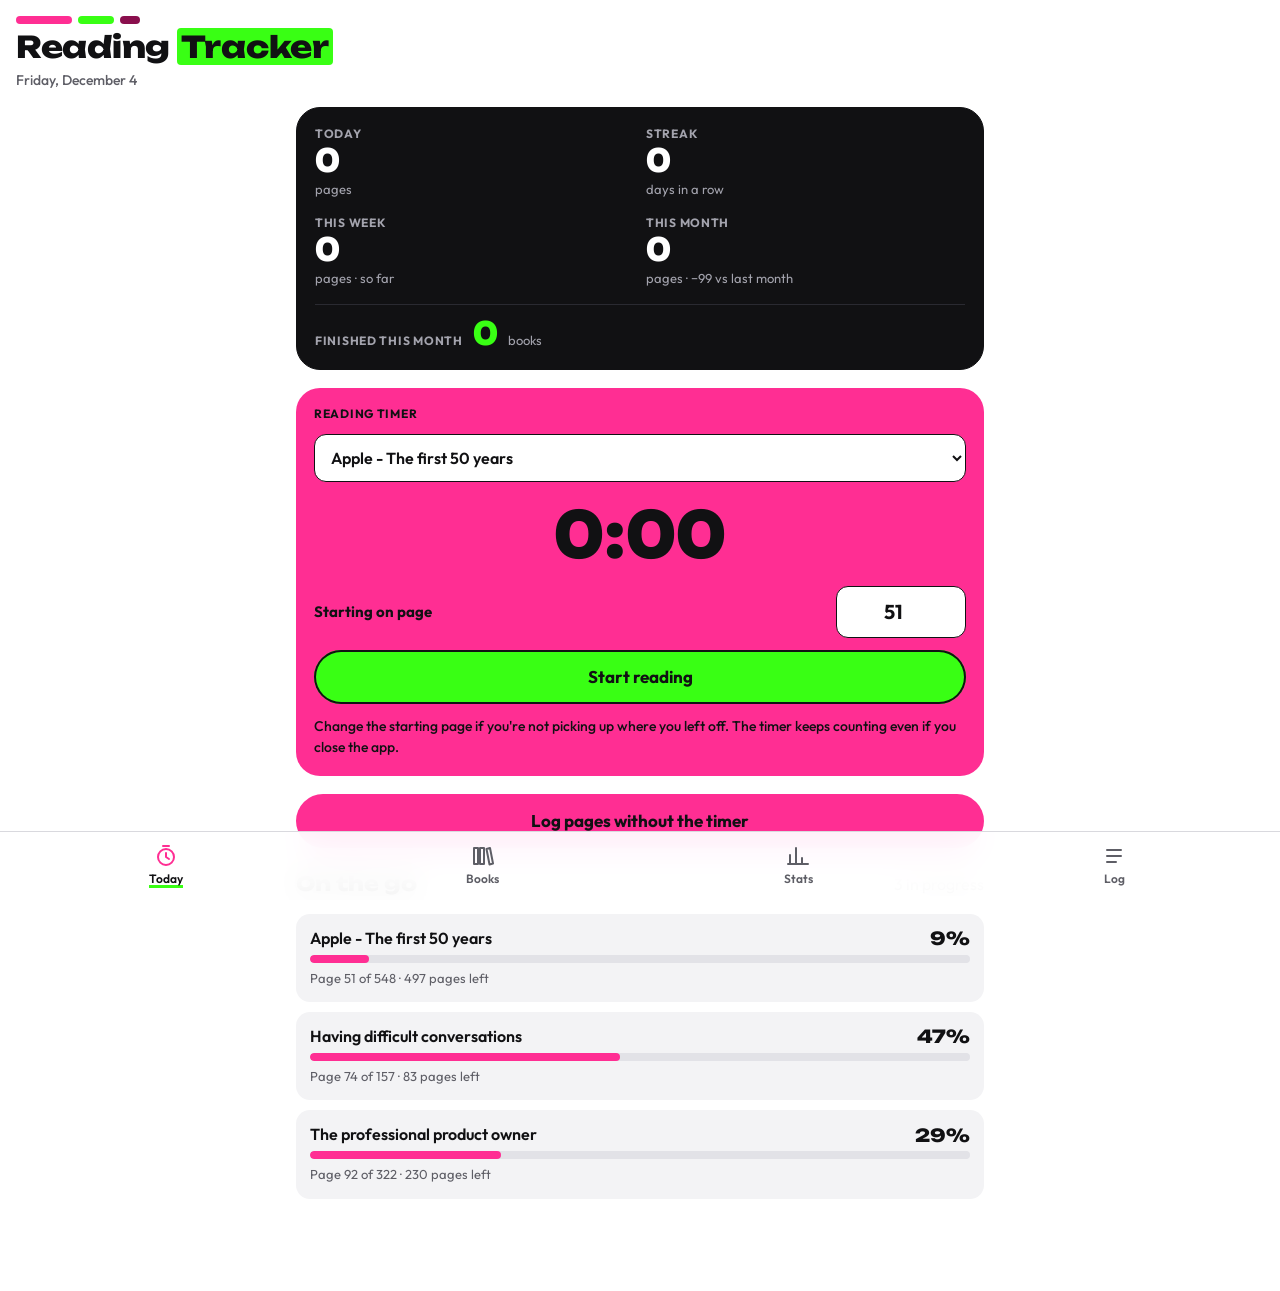
<file: index.html>
<!doctype html>
<html lang="en">
<head>
<meta charset="utf-8">
<meta name="viewport" content="width=device-width,initial-scale=1,viewport-fit=cover">
<title>Reading Tracker</title>
<meta name="description" content="Track the books you're reading, time your sessions and see your progress.">
<meta name="theme-color" content="#FF2E93">
<meta name="apple-mobile-web-app-capable" content="yes">
<meta name="mobile-web-app-capable" content="yes">
<meta name="apple-mobile-web-app-status-bar-style" content="black-translucent">
<meta name="apple-mobile-web-app-title" content="Reading">
<link rel="manifest" href="manifest.webmanifest">
<link rel="icon" href="icons/icon.svg" type="image/svg+xml">
<link rel="apple-touch-icon" href="icons/apple-touch-icon.png">
<link rel="preconnect" href="https://fonts.googleapis.com">
<link rel="preconnect" href="https://fonts.gstatic.com" crossorigin>
<link rel="stylesheet" href="https://fonts.googleapis.com/css2?family=Unbounded:wght@600;800&family=Outfit:wght@400;500;600;700&display=swap">
<link rel="stylesheet" href="styles.css">
</head>
<body>

<header class="appbar">
  <div class="stripes" aria-hidden="true"><span></span><span></span><span></span></div>
  <h1 class="wordmark" id="viewTitle">Reading <mark>Tracker</mark></h1>
  <p class="today" id="todayLine"></p>
</header>

<main id="main">
  <!-- ============ TODAY ============ -->
  <section class="view" id="view-today" data-view="today" aria-label="Today">
    <div class="board scores">
      <div class="score"><span class="label">Today</span><span class="num" id="sToday">0</span><span class="sub">pages</span></div>
      <div class="score"><span class="label">Streak</span><span class="num" id="sStreak">0</span><span class="sub">days in a row</span></div>
      <div class="score"><span class="label">This week</span><span class="num" id="sWeek">0</span><span class="sub" id="sWeekSub">pages</span></div>
      <div class="score"><span class="label">This month</span><span class="num" id="sMonth">0</span><span class="sub" id="sMonthSub">pages</span></div>
      <div class="score hot wide"><span class="label">Finished this month</span><span class="num" id="sBooks">0</span><span class="sub" id="sBooksSub">books</span></div>
    </div>

    <div class="timer" id="timer" role="group" aria-labelledby="timerLabel">
      <div class="timer-top">
        <span class="label" id="timerLabel">Reading timer</span>
      </div>
      <label class="timer-pick" id="timerPickWrap">
        <span class="sr">Book to time</span>
        <select id="timerBook"></select>
      </label>
      <p class="timer-book" id="timerBookName" hidden></p>
      <span class="timer-clock" id="timerClock" role="timer">0:00</span>
      <div class="timer-log">
        <div class="tf" id="timerFromRow">
          <label for="timerFromIn">Starting on page</label>
          <input id="timerFromIn" type="number" inputmode="numeric" min="0" autocomplete="off">
        </div>
        <div class="tf" id="timerToRow" hidden>
          <label for="timerTo">Finished on page</label>
          <input id="timerTo" type="number" inputmode="numeric" min="1" autocomplete="off">
        </div>
        <p class="timer-from" id="timerFrom" hidden></p>
      </div>
      <p class="timer-err" id="timerErr" role="alert" hidden></p>
      <div class="timer-acts" id="timerActs"></div>
      <p class="timer-note" id="timerNote"></p>
    </div>

    <button class="btn big pinkbtn" type="button" id="openLog">Log pages without the timer</button>

    <div class="sec-head"><h2>On the go</h2><span class="muted" id="todayCount"></span></div>
    <div class="mini-list" id="todayBooks"></div>
  </section>

  <!-- ============ BOOKS ============ -->
  <section class="view" id="view-books" data-view="books" aria-label="Books" hidden>
    <div class="sec-head">
      <h2>On the go</h2>
      <button class="btn small neon" type="button" id="openAdd">+ Add a book</button>
    </div>
    <div class="cards" id="readingCards"></div>

    <div class="sec-head">
      <h2>The shelf</h2>
      <div class="tabs" role="group" aria-label="Show">
        <button type="button" data-shelf="finished" aria-pressed="true" id="tabFin">Finished</button>
        <button type="button" data-shelf="dnf" aria-pressed="false" id="tabDnf">Written off</button>
      </div>
    </div>
    <div id="shelfRows"></div>
  </section>

  <!-- ============ STATS ============ -->
  <section class="view" id="view-stats" data-view="stats" aria-label="Stats" hidden>
    <section class="board month-board" aria-labelledby="monthHead">
      <div class="head">
        <div class="stack2">
          <h2 id="monthHead">Finished this month</h2>
          <span class="sub" id="monthSub"></span>
        </div>
        <span class="month-big" id="monthBig">0</span>
      </div>
      <div class="spines" id="monthSpines" role="list" aria-label="Books finished this month"></div>
      <div class="cal" id="monthCal" role="img"></div>
      <div class="keys"><span><i style="background:var(--neon)"></i>Finished a book</span><span><i style="background:var(--brand)"></i>Read</span></div>
    </section>

    <section class="board chart-board" aria-labelledby="pagesHead">
      <div class="head">
        <div class="stack2"><h2 id="pagesHead">Pages read</h2><span class="sub" id="pagesSub"></span></div>
      </div>
      <div class="seg" role="group" aria-label="Group pages by">
        <button type="button" data-range="day" aria-pressed="true">Day</button>
        <button type="button" data-range="week" aria-pressed="false">Week</button>
        <button type="button" data-range="month" aria-pressed="false">Month</button>
      </div>
      <div class="chart" id="pagesChart"></div>
      <div class="keys"><span><i style="background:var(--brand)"></i>Pages read</span><span><i style="background:var(--neon)"></i><span id="curKey">Today</span></span></div>
    </section>

    <section class="board chart-board" aria-labelledby="dailyHead">
      <div class="head">
        <div class="stack2"><h2 id="dailyHead">Your average day</h2><span class="sub" id="dailySub"></span></div>
      </div>
      <div class="seg" role="group" aria-label="Average over">
        <button type="button" data-days="7" aria-pressed="false">7 days</button>
        <button type="button" data-days="30" aria-pressed="true">30 days</button>
        <button type="button" data-days="90" aria-pressed="false">90 days</button>
      </div>
      <div class="score"><span class="label">Time a day</span><span class="num" id="avgMins">0</span><span class="sub" id="avgMinsSub">minutes</span></div>
      <div class="chart" id="minsChart"></div>
      <div class="score"><span class="label">Pages a day</span><span class="num" id="avgPages">0</span><span class="sub" id="avgPagesSub">pages</span></div>
      <div class="chart" id="dayPagesChart"></div>
      <div class="keys"><span><i style="background:var(--neon)"></i>Minutes</span><span><i style="background:var(--brand)"></i>Pages</span><span><i class="dash"></i>Average on days you read</span></div>
    </section>

    <section class="board chart-board" aria-labelledby="booksHead">
      <div class="head">
        <div class="stack2"><h2 id="booksHead">Books finished</h2><span class="sub" id="booksSub">Per month, last 12 months</span></div>
      </div>
      <div class="chart" id="booksChart"></div>
      <div class="keys"><span><i style="background:var(--neon)"></i>Finished</span><span><i style="background:var(--gray)"></i>Written off (DNF)</span></div>
    </section>
  </section>

  <!-- ============ LOG ============ -->
  <section class="view" id="view-log" data-view="log" aria-label="Log" hidden>
    <div class="sec-head"><h2>Reading log</h2><span class="muted" id="histCount"></span></div>
    <div id="histList"></div>

    <section class="panel quiet" aria-labelledby="backupHead">
      <h2 id="backupHead">Your data</h2>
      <p class="muted" id="dataLine">Everything is saved on this phone. Save a backup now and then so you can move it to a new phone.</p>
      <div class="form-actions">
        <button class="btn small" type="button" id="exportBtn">Save a backup</button>
        <button class="btn small ghost" type="button" id="importBtn">Restore a backup</button>
        <input type="file" id="importFile" accept="application/json,.json" hidden>
      </div>
    </section>
  </section>
</main>

<nav class="tabbar" aria-label="Sections">
  <button type="button" data-go="today" aria-current="page">
    <svg viewBox="0 0 24 24" aria-hidden="true"><circle cx="12" cy="13" r="8"/><path d="M12 9v4l3 2M9 2h6"/></svg><span>Today</span></button>
  <button type="button" data-go="books">
    <svg viewBox="0 0 24 24" aria-hidden="true"><path d="M4 4h4v16H4zM10 4h4v16h-4zM16.5 5l3.5-1 3 15.5-3.5 1z"/></svg><span>Books</span></button>
  <button type="button" data-go="stats">
    <svg viewBox="0 0 24 24" aria-hidden="true"><path d="M4 20V11M10 20V4M16 20v-6M22 20H2"/></svg><span>Stats</span></button>
  <button type="button" data-go="log">
    <svg viewBox="0 0 24 24" aria-hidden="true"><path d="M5 6h14M5 12h14M5 18h9"/></svg><span>Log</span></button>
</nav>

<!-- ============ SHEETS ============ -->
<dialog class="sheet" id="logSheet" aria-labelledby="logHead">
  <form id="logForm" novalidate>
    <div class="sheet-head"><h2 id="logHead">Log a session</h2><button class="iconbtn" type="button" data-close>Close</button></div>
    <div class="field"><label for="logBook">Book</label><select id="logBook" required></select></div>
    <div class="field"><label for="logStart">Started reading at</label><input id="logStart" type="datetime-local" required></div>
    <div class="fields">
      <div class="field"><label for="logFrom">Started on page</label><input id="logFrom" type="number" min="0" inputmode="numeric" required></div>
      <div class="field"><label for="logTo">Finished on page</label><input id="logTo" type="number" min="1" inputmode="numeric" required></div>
    </div>
    <div class="field"><label for="logMins">Minutes read <span class="opt">(optional)</span></label><input id="logMins" type="number" min="1" inputmode="numeric" placeholder="e.g. 30"></div>
    <p class="preview-line" id="logPreview" aria-live="polite"></p>
    <p class="err" id="logErr" role="alert" hidden></p>
    <button class="btn big" type="submit" id="logSubmit">Log pages</button>
  </form>
</dialog>

<dialog class="sheet" id="addSheet" aria-labelledby="addHead">
  <form id="addForm" novalidate>
    <div class="sheet-head"><h2 id="addHead">Add a book</h2><button class="iconbtn" type="button" data-close>Close</button></div>
    <button class="btn big neon" type="button" id="scanBtn">
      <svg width="22" height="16" viewBox="0 0 22 16" aria-hidden="true" fill="currentColor"><rect x="0" width="2" height="16" rx="1"/><rect x="4" width="1.2" height="16"/><rect x="7" width="2.4" height="16" rx="1"/><rect x="11.4" width="1.2" height="16"/><rect x="14.4" width="2" height="16" rx="1"/><rect x="18" width="1.2" height="16"/><rect x="20.4" width="1.6" height="16" rx=".8"/></svg>
      Scan the barcode
    </button>
    <div class="camera" id="camera" hidden>
      <video id="camVideo" playsinline muted></video>
      <div class="cam-frame" aria-hidden="true"></div>
      <button class="btn small" type="button" id="camStop">Stop camera</button>
    </div>
    <input id="scanFile" type="file" accept="image/*" capture="environment" hidden>
    <div class="field">
      <label for="addIsbn">ISBN <span class="opt">(filled by the scan, or type it)</span></label>
      <div class="isbn-row">
        <input id="addIsbn" type="text" inputmode="numeric" autocomplete="off" placeholder="978…">
        <button class="btn ghost small" type="button" id="isbnLookup">Look up</button>
      </div>
    </div>
    <p class="scan-status" id="scanStatus" role="status" hidden></p>
    <div class="field"><label for="addTitle">Book name</label><input id="addTitle" type="text" required autocomplete="off" placeholder="e.g. Piranesi"></div>
    <div class="field"><label for="addAuthor">Author</label><input id="addAuthor" type="text" autocomplete="off" placeholder="e.g. Susanna Clarke"></div>
    <div class="fields">
      <div class="field"><label for="addPages">Number of pages</label><input id="addPages" type="number" min="1" inputmode="numeric" required placeholder="272"></div>
      <div class="field"><label for="addAt">Already on page</label><input id="addAt" type="number" min="0" inputmode="numeric" placeholder="0"></div>
    </div>
    <p class="err" id="addErr" role="alert" hidden></p>
    <button class="btn big pinkbtn" type="submit">Add to my pile</button>
  </form>
</dialog>

<dialog class="sheet" id="confirmSheet" aria-labelledby="confirmHead">
  <div class="sheet-body">
    <h2 id="confirmHead"></h2>
    <p id="confirmText"></p>
    <div class="field" id="confirmFieldWrap" hidden><label for="confirmField" id="confirmFieldLabel"></label><input id="confirmField" type="text" autocomplete="off"></div>
    <div class="form-actions stack">
      <button class="btn big danger" type="button" id="confirmYes"></button>
      <button class="btn big ghost" type="button" data-close>Cancel</button>
    </div>
  </div>
</dialog>

<div id="tip" hidden></div>
<div id="toast" role="status" hidden></div>

<script src="seed.js"></script>
<script src="app.js"></script>
</body>
</html>
</file>
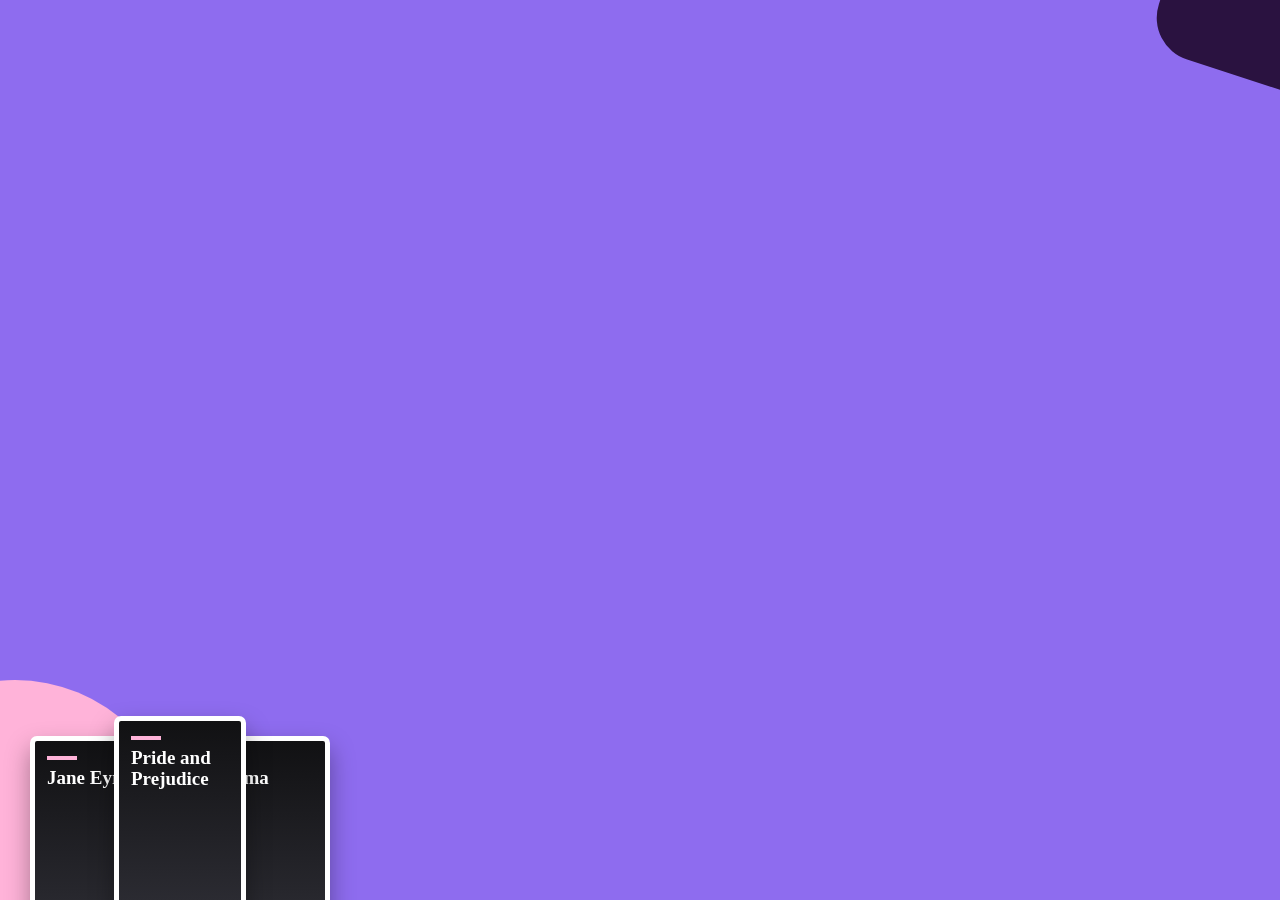
<file: marketing/advert/index.html>
<!doctype html>
<html><head><meta charset="utf-8">
<!-- Pageturner advert, 9:16. Drawn at 360 x 640 and rendered at 3x (1080 x 1920) by render.js, which calls setTime(seconds). -->
<style>
*{box-sizing:border-box;margin:0;padding:0}
:root{--brand:#8E6CEF;--pop:#FFB3D9;--ink:#111113;--deep:#2A1240;--cream:#FFF4E0;--night:#18132A}
html,body{width:360px;height:640px;overflow:hidden;background:#000;font-family:Inter,sans-serif}
.scene{position:absolute;inset:0;overflow:hidden;display:none}
.dots{position:absolute;inset:0;background-image:radial-gradient(#11111320 1.4px,transparent 1.6px);background-size:16px 16px}
.cap{position:absolute;left:24px;right:24px;top:96px;font-weight:900;font-size:43px;line-height:.98;letter-spacing:-.045em;text-transform:uppercase;transform-origin:left top}
.cap em{font-style:normal;padding:0 7px;border-radius:8px;box-decoration-break:clone;-webkit-box-decoration-break:clone}
.sticker{position:absolute;background:#fff;color:var(--ink);border:3px solid var(--ink);border-radius:13px;padding:8px 14px;font-weight:900;font-size:16px;box-shadow:5px 5px 0 var(--ink);white-space:nowrap}
.phone{position:absolute;left:50%;width:214px;height:465px;margin-left:-107px;border-radius:34px;background:#000;padding:7px;box-shadow:0 24px 50px rgba(0,0,0,.35)}
.phone .scr{position:relative;width:100%;height:100%;border-radius:28px;overflow:hidden;background:#fff}
.phone img{position:absolute;inset:0;width:100%;height:100%;object-fit:cover;object-position:top}
.burst{position:absolute;clip-path:polygon(50% 0,61% 32%,95% 20%,72% 48%,100% 68%,65% 68%,60% 100%,45% 74%,18% 96%,28% 62%,0 50%,31% 38%,20% 6%,44% 26%)}
.spark{position:absolute;clip-path:polygon(50% 0,62% 38%,100% 50%,62% 62%,50% 100%,38% 62%,0 50%,38% 38%)}
.circle{position:absolute;border-radius:50%}
.cover{position:absolute;width:132px;height:198px;border-radius:7px;border:5px solid #fff;background:linear-gradient(#111113,#2C2C33);box-shadow:0 12px 24px rgba(0,0,0,.35);color:#fff;font-family:"Liberation Serif",serif;font-weight:700;font-size:19px;padding:15px 12px;line-height:1.1}
.cover:before{content:"";display:block;width:30px;height:4px;background:var(--pop);margin-bottom:8px}
.card{position:absolute;left:50%;top:238px;width:252px;height:315px;margin-left:-126px;border-radius:10px;overflow:hidden;box-shadow:0 20px 44px rgba(0,0,0,.5);border:5px solid #fff;background:#fff}
.card img{width:100%;height:100%;object-fit:cover;display:block}
.icon{position:absolute;border-radius:23%;box-shadow:0 14px 30px rgba(0,0,0,.3)}
</style></head><body>

<div class="scene" id="s1" style="background:var(--brand)">
  <div class="circle" id="s1c" style="width:330px;height:330px;left:-150px;bottom:-110px;background:var(--pop)"></div>
  <div id="s1sq" style="position:absolute;width:190px;height:190px;right:-80px;top:-110px;border-radius:44px;background:var(--deep);transform:rotate(18deg)"></div>
  <div class="cap" id="s1cap" style="color:#fff"></div>
  <div class="cover" id="cv1" style="left:30px;top:336px">Jane Eyre</div>
  <div class="cover" id="cv3" style="left:198px;top:336px">Emma</div>
  <div class="cover" id="cv2" style="left:114px;top:316px">Pride and Prejudice</div>
  <div class="spark" id="s1sp" style="width:34px;height:34px;left:296px;top:268px;background:#fff"></div>
</div>

<div class="scene" id="s2" style="background:var(--cream)"><div class="dots"></div>
  <div class="burst" id="s2b" style="width:110px;height:110px;right:-18px;top:176px;background:var(--pop)"></div>
  <div class="cap" id="s2cap" style="color:var(--ink)">Time every <em style="background:var(--brand);color:#fff">session.</em></div>
  <div class="phone" id="s2ph"><div class="scr"><img src="assets/timer.png"></div></div>
  <div class="sticker" id="s2st" style="left:26px;top:196px">with cosy sounds to read to</div>
</div>

<div class="scene" id="s3" style="background:var(--pop)">
  <div class="circle" style="width:300px;height:300px;right:-130px;bottom:-90px;background:var(--brand)"></div>
  <div class="cap" id="s3cap" style="color:var(--deep)">Books <em style="background:var(--deep);color:var(--pop)">&amp;</em> audiobooks.</div>
  <div class="phone" id="s3ph"><div class="scr"><img src="assets/books.png"></div></div>
  <div class="sticker" id="s3st" style="left:26px;top:196px">one shelf</div>
</div>

<div class="scene" id="s4" style="background:var(--night)">
  <div class="circle" style="width:260px;height:260px;left:-120px;top:-90px;background:var(--brand)"></div>
  <div class="spark" id="s4sp" style="width:32px;height:32px;right:34px;top:206px;background:var(--pop)"></div>
  <div class="cap" id="s4cap" style="color:#fff">Turn quotes into <em style="background:var(--pop);color:var(--deep)">this.</em></div>
  <div class="card" id="k1"><img src="assets/card-Collage.png"></div>
  <div class="card" id="k2"><img src="assets/card-Poster.png"></div>
  <div class="card" id="k3"><img src="assets/card-Dreamy.png"></div>
  <div class="card" id="k4"><img src="assets/card-Editorial.png"></div>
</div>

<div class="scene" id="s5" style="background:var(--brand)">
  <div id="s5sq" style="position:absolute;width:200px;height:200px;left:-90px;bottom:-70px;border-radius:44px;background:var(--deep);transform:rotate(-14deg)"></div>
  <div class="cap" id="s5cap" style="color:#fff">Your month in books. <em style="background:var(--pop);color:var(--deep)">Wrapped.</em></div>
  <div class="phone" id="s5ph"><div class="scr">
    <img id="r0" src="assets/recap-0.png"><img id="r1" src="assets/recap-1.png"><img id="r2" src="assets/recap-2.png"><img id="r3" src="assets/recap-6.png">
  </div></div>
</div>

<div class="scene" id="s6" style="background:var(--cream)"><div class="dots"></div>
  <div class="circle" style="width:280px;height:280px;left:-130px;bottom:-100px;background:var(--pop)"></div>
  <div class="cap" id="s6cap" style="color:var(--ink)">Keep your <em style="background:var(--brand);color:#fff">streak.</em></div>
  <div class="phone" id="s6ph"><div class="scr"><img src="assets/today.png"></div></div>
  <div class="sticker" id="s6a" style="left:22px;top:196px">bring your Goodreads</div>
  <div class="sticker" id="s6b" style="right:20px;top:318px;background:var(--brand);color:#fff">iCloud sync</div>
  <div class="sticker" id="s6c" style="left:18px;top:420px;background:var(--pop)">widgets</div>
</div>

<div class="scene" id="s7" style="background:var(--brand)">
  <div class="circle" id="s7c" style="width:380px;height:380px;left:-170px;bottom:-150px;background:var(--pop)"></div>
  <div style="position:absolute;width:190px;height:190px;right:-80px;top:-110px;border-radius:44px;background:var(--deep);transform:rotate(18deg)"></div>
  <img class="icon" id="s7i" src="assets/icon.png" style="width:132px;height:132px;left:114px;top:118px">
  <div id="s7n" style="position:absolute;left:0;right:0;top:264px;text-align:center;color:#fff;font-weight:900;font-size:50px;letter-spacing:-.04em">Pageturner</div>
  <div id="s7t" style="position:absolute;left:20px;right:20px;top:334px;text-align:center;color:#fff;font-weight:900;font-size:34px;line-height:1.08;letter-spacing:-.03em;text-transform:uppercase">Try it free<br>for 3 days.</div>
  <div id="s7a" style="position:absolute;left:50%;top:440px;background:var(--ink);color:#fff;font-weight:800;font-size:15px;padding:11px 22px;border-radius:99px;white-space:nowrap">On the App Store</div>
</div>

<script>
const HOOKS = {
  a: 'Your reading life, but make it <em style="background:var(--pop);color:var(--deep)">pretty.</em>',
  b: 'POV: you finally <em style="background:var(--pop);color:var(--deep)">track</em> your reading.'
};
document.getElementById('s1cap').innerHTML = HOOKS[new URLSearchParams(location.search).get('hook') || 'a'];

// start time of each scene, and the end
const T = [0, 3.6, 7.6, 11.6, 17.6, 21.6, 25.2, 29.0];
const $ = id => document.getElementById(id);
const clamp = (x, a = 0, b = 1) => Math.min(b, Math.max(a, x));
const out = x => 1 - Math.pow(1 - clamp(x), 3);                       // ease out
const back = x => { x = clamp(x); const c = 1.9; return 1 + (c + 1) * Math.pow(x - 1, 3) + c * Math.pow(x - 1, 2); };  // overshoot
const pop = (el, t, at, dur = 0.45) => { const p = (t - at) / dur; el.style.opacity = clamp(p * 3); return back(p); };

function caption(el, t) { const s = pop(el, t, 0.1, 0.5); el.style.transform = `translateY(${(1 - out(t / 0.5)) * 26}px) scale(${0.86 + 0.14 * s})`; }
function phone(el, t, tilt, top = 250) {
  const p = out((t - 0.25) / 0.7);
  el.style.top = top + 'px';
  el.style.transform = `translateY(${(1 - p) * 520}px) rotate(${tilt * (1.6 - 0.6 * p) + Math.sin(t * 1.3) * 0.5}deg)`;
}
function sticker(el, t, at, tilt, center) {
  const s = pop(el, t, at);
  el.style.transform = `${center ? 'translateX(-50%) ' : ''}rotate(${tilt}deg) scale(${Math.max(0, s)})`;
}

window.DURATION = T[T.length - 1];
window.setTime = function (time) {
  const i = Math.max(0, T.findIndex((s, k) => time >= s && time < T[k + 1]));
  const t = time - T[i], len = T[i + 1] - T[i];
  document.querySelectorAll('.scene').forEach((s, k) => s.style.display = k === i ? 'block' : 'none');
  // a quick wipe between scenes: each one slides up into place
  const scene = document.querySelectorAll('.scene')[i];
  scene.style.transform = i === 0 ? '' : `translateY(${(1 - out(t / 0.28)) * 640}px)`;

  if (i === 0) {
    caption($('s1cap'), t);
    const p = out((t - 0.5) / 0.8);
    $('cv1').style.transform = `translateY(${(1 - p) * 400}px) translateX(${-26 * p}px) rotate(${-11 * p}deg)`;
    $('cv3').style.transform = `translateY(${(1 - p) * 400}px) translateX(${26 * p}px) rotate(${11 * p}deg)`;
    $('cv2').style.transform = `translateY(${(1 - out((t - 0.4) / 0.7)) * 400}px) scale(${1 + 0.03 * Math.sin(t * 2)})`;
    $('s1sp').style.transform = `scale(${Math.max(0, pop($('s1sp'), t, 1.2))}) rotate(${t * 40}deg)`;
  }
  if (i === 1) { caption($('s2cap'), t); phone($('s2ph'), t, -4); sticker($('s2st'), t, 1.2, -5); $('s2b').style.transform = `rotate(${t * 14}deg)`; }
  if (i === 2) { caption($('s3cap'), t); phone($('s3ph'), t, 4); sticker($('s3st'), t, 1.2, 4); }
  if (i === 3) {
    caption($('s4cap'), t);
    $('s4sp').style.transform = `rotate(${t * 40}deg)`;
    // three cards, each taking its turn on top
    const each = (len - 0.5) / 4;
    ['k1', 'k2', 'k3', 'k4'].forEach((id, k) => {
      const el = $(id), local = t - 0.35 - k * each;
      const p = out(local / 0.45);
      const tilt = [-5, 4, -3, 3][k];
      el.style.zIndex = 10 + k;
      el.style.opacity = local < 0 ? 0 : 1;
      el.style.transform = `translateY(${(1 - p) * 460}px) rotate(${tilt + (1 - p) * 14}deg) scale(${0.96 + 0.04 * p})`;
    });
  }
  if (i === 4) {
    caption($('s5cap'), t); phone($('s5ph'), t, -3, 262);
    const each = (len - 0.6) / 4;
    ['r0', 'r1', 'r2', 'r3'].forEach((id, k) => {
      const local = t - 0.6 - k * each;
      $(id).style.transform = `translateX(${k === 0 ? 0 : (1 - out(local / 0.3)) * 100}%)`;
      $(id).style.zIndex = k;
    });
  }
  if (i === 5) {
    caption($('s6cap'), t); phone($('s6ph'), t, 3);
    sticker($('s6a'), t, 1.0, -4); sticker($('s6b'), t, 1.5, 5); sticker($('s6c'), t, 2.0, -6);
  }
  if (i === 6) {
    $('s7i').style.transform = `scale(${Math.max(0, pop($('s7i'), t, 0.2, 0.55))}) rotate(${(1 - out((t - 0.2) / 0.55)) * -18}deg)`;
    const n = out((t - 0.55) / 0.4); $('s7n').style.opacity = n; $('s7n').style.transform = `translateY(${(1 - n) * 18}px)`;
    const s = pop($('s7t'), t, 0.9, 0.5); $('s7t').style.transform = `scale(${0.8 + 0.2 * s})`;
    const a = out((t - 1.5) / 0.4); $('s7a').style.opacity = a; $('s7a').style.transform = `translateX(-50%) translateY(${(1 - a) * 16}px)`;
  }
};
setTime(0);
</script></body></html>
</file>
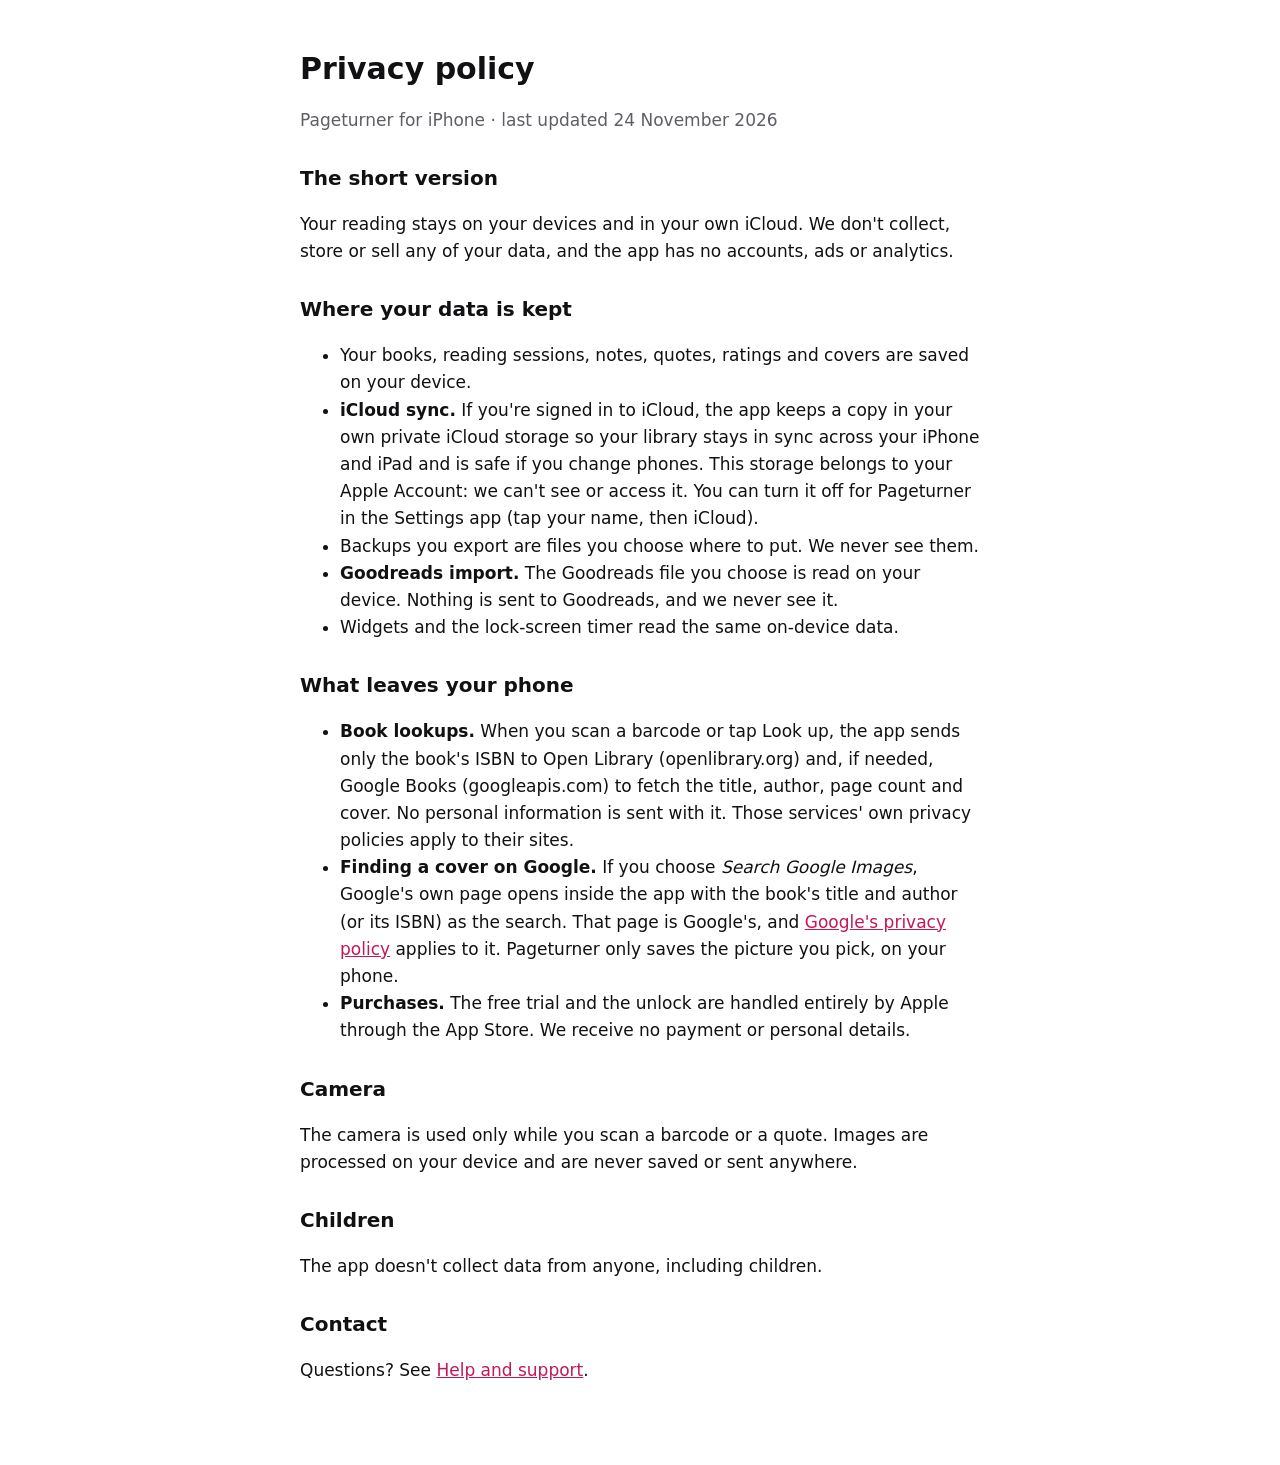
<file: privacy.html>
<!doctype html>
<html lang="en"><head><meta charset="utf-8"><meta name="viewport" content="width=device-width,initial-scale=1">
<title>Privacy policy · Pageturner</title>
<style>
:root{--ink:#111113;--muted:#5E5E66;--brand:#C2185B;--bg:#fff}
@media (prefers-color-scheme:dark){:root{--ink:#F3F3F5;--muted:#A3A3AD;--brand:#FF6FB1;--bg:#0C0C0E}}
body{margin:0;background:var(--bg);color:var(--ink);font:17px/1.6 -apple-system,system-ui,sans-serif;padding:32px 16px 64px}
main{max-width:680px;margin:0 auto}h1{font-size:30px;line-height:1.15}h2{font-size:20px;margin-top:28px}p,li{color:var(--ink)}.muted{color:var(--muted)}a{color:var(--brand)}
</style></head><body><main>
<h1>Privacy policy</h1>
<p class="muted">Pageturner for iPhone · last updated 24 November 2026</p>
<h2>The short version</h2>
<p>Your reading stays on your devices and in your own iCloud. We don't collect, store or sell any of your data, and the app has no accounts, ads or analytics.</p>
<h2>Where your data is kept</h2>
<ul>
<li>Your books, reading sessions, notes, quotes, ratings and covers are saved on your device.</li>
<li><strong>iCloud sync.</strong> If you're signed in to iCloud, the app keeps a copy in your own private iCloud storage so your library stays in sync across your iPhone and iPad and is safe if you change phones. This storage belongs to your Apple Account: we can't see or access it. You can turn it off for Pageturner in the Settings app (tap your name, then iCloud).</li>
<li>Backups you export are files you choose where to put. We never see them.</li>
<li><strong>Goodreads import.</strong> The Goodreads file you choose is read on your device. Nothing is sent to Goodreads, and we never see it.</li>
<li>Widgets and the lock-screen timer read the same on-device data.</li>
</ul>
<h2>What leaves your phone</h2>
<ul>
<li><strong>Book lookups.</strong> When you scan a barcode or tap Look up, the app sends only the book's ISBN to Open Library (openlibrary.org) and, if needed, Google Books (googleapis.com) to fetch the title, author, page count and cover. No personal information is sent with it. Those services' own privacy policies apply to their sites.</li>
<li><strong>Finding a cover on Google.</strong> If you choose <em>Search Google Images</em>, Google's own page opens inside the app with the book's title and author (or its ISBN) as the search. That page is Google's, and <a href="https://policies.google.com/privacy">Google's privacy policy</a> applies to it. Pageturner only saves the picture you pick, on your phone.</li>
<li><strong>Purchases.</strong> The free trial and the unlock are handled entirely by Apple through the App Store. We receive no payment or personal details.</li>
</ul>
<h2>Camera</h2>
<p>The camera is used only while you scan a barcode or a quote. Images are processed on your device and are never saved or sent anywhere.</p>
<h2>Children</h2>
<p>The app doesn't collect data from anyone, including children.</p>
<h2>Contact</h2>
<p>Questions? See <a href="support.html">Help and support</a>.</p>
</main></body></html>
</file>
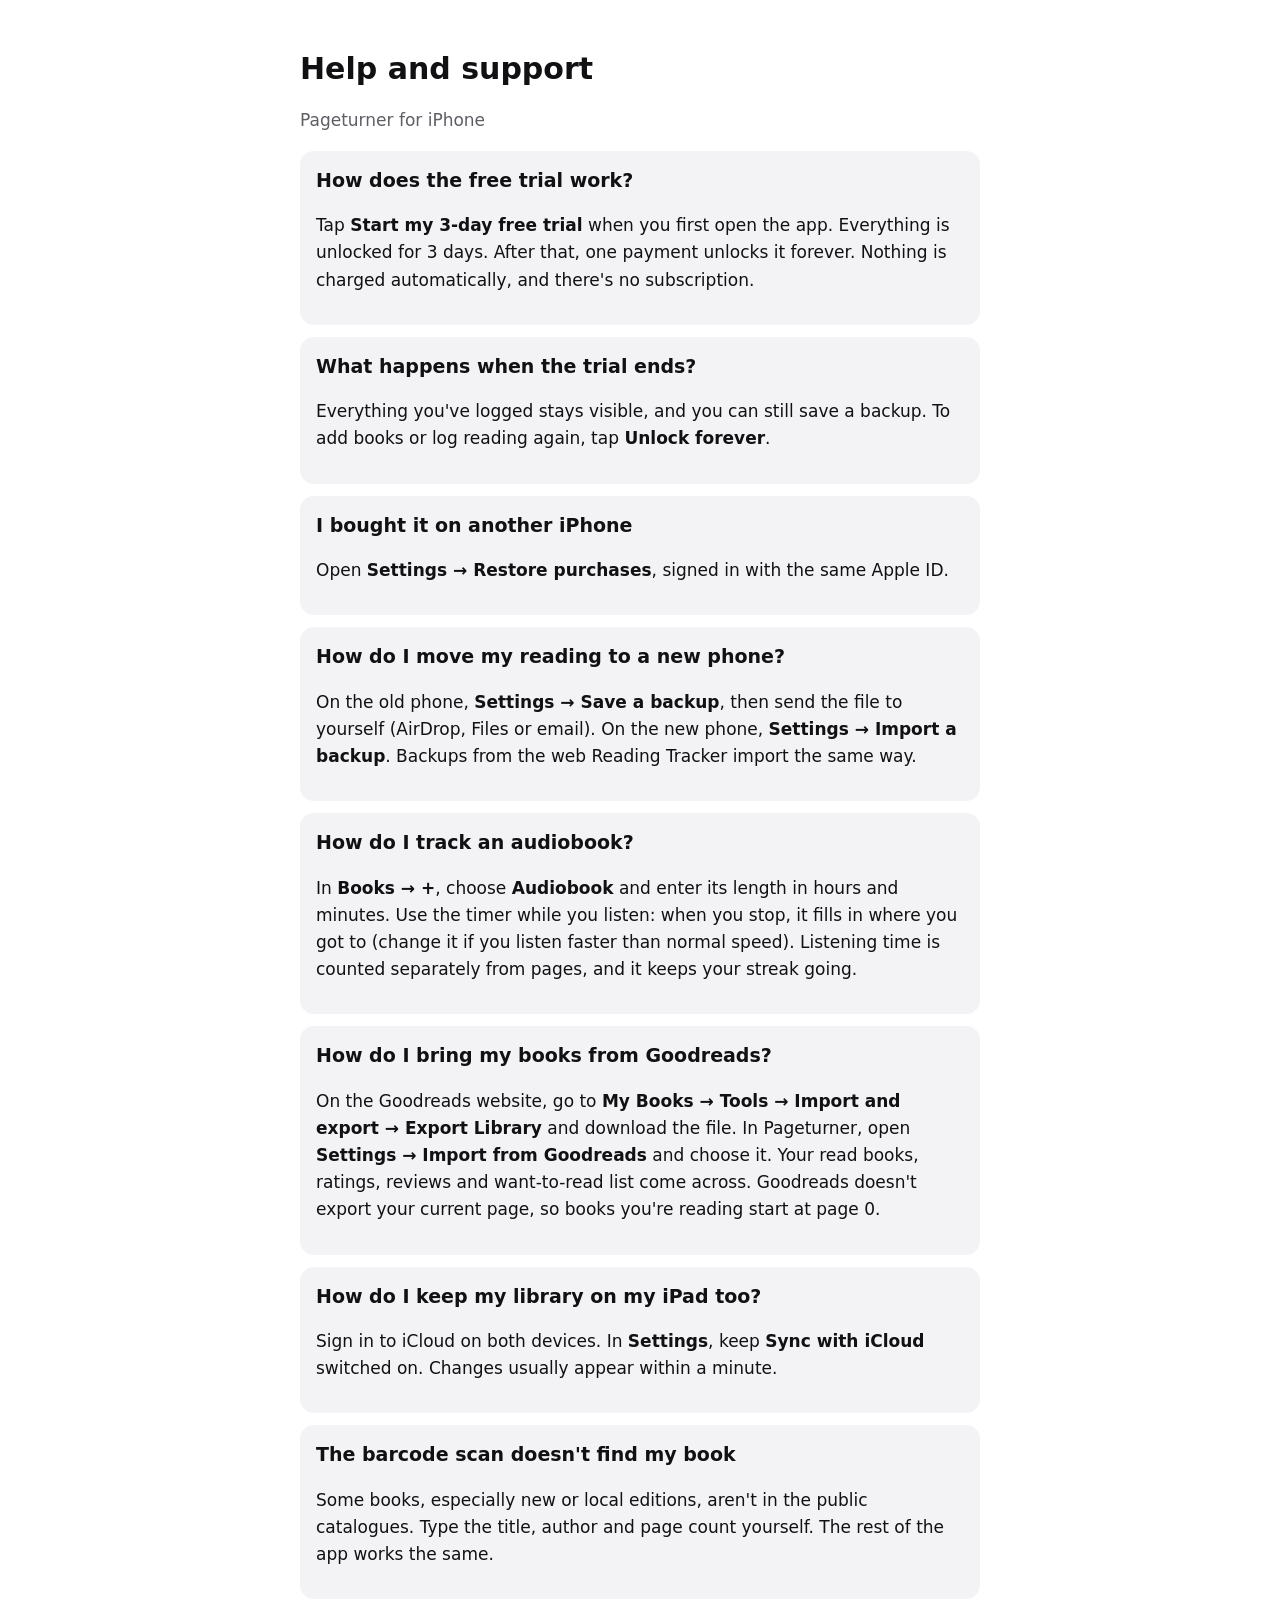
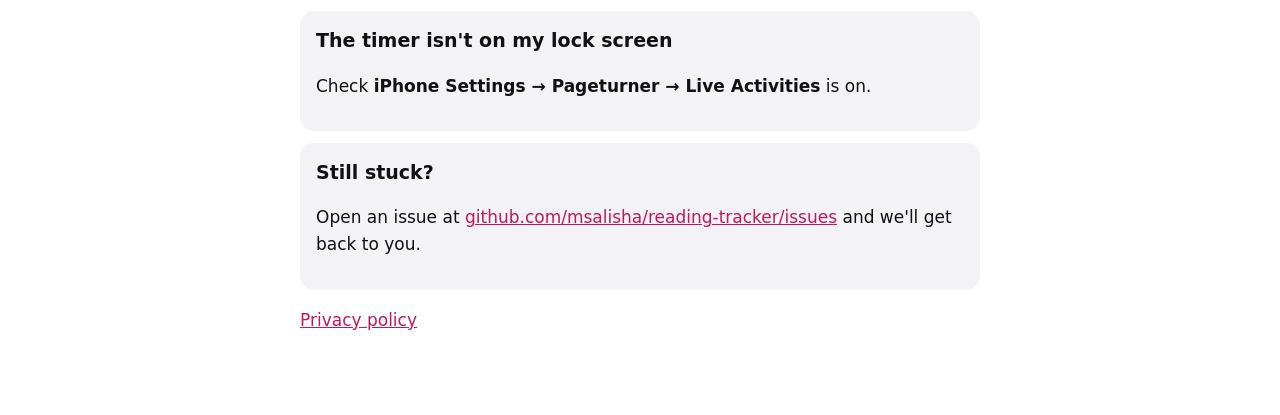
<file: support.html>
<!doctype html>
<html lang="en"><head><meta charset="utf-8"><meta name="viewport" content="width=device-width,initial-scale=1">
<title>Help and support · Pageturner</title>
<style>
:root{--ink:#111113;--muted:#5E5E66;--brand:#C2185B;--bg:#fff;--surface:#F3F3F5}
@media (prefers-color-scheme:dark){:root{--ink:#F3F3F5;--muted:#A3A3AD;--brand:#FF6FB1;--bg:#0C0C0E;--surface:#18181C}}
body{margin:0;background:var(--bg);color:var(--ink);font:17px/1.6 -apple-system,system-ui,sans-serif;padding:32px 16px 64px}
main{max-width:680px;margin:0 auto}h1{font-size:30px;line-height:1.15}h2{font-size:19px;margin:0 0 4px}
.q{background:var(--surface);border-radius:14px;padding:14px 16px;margin:12px 0}.muted{color:var(--muted)}a{color:var(--brand)}
</style></head><body><main>
<h1>Help and support</h1>
<p class="muted">Pageturner for iPhone</p>
<div class="q"><h2>How does the free trial work?</h2><p>Tap <b>Start my 3-day free trial</b> when you first open the app. Everything is unlocked for 3 days. After that, one payment unlocks it forever. Nothing is charged automatically, and there's no subscription.</p></div>
<div class="q"><h2>What happens when the trial ends?</h2><p>Everything you've logged stays visible, and you can still save a backup. To add books or log reading again, tap <b>Unlock forever</b>.</p></div>
<div class="q"><h2>I bought it on another iPhone</h2><p>Open <b>Settings → Restore purchases</b>, signed in with the same Apple ID.</p></div>
<div class="q"><h2>How do I move my reading to a new phone?</h2><p>On the old phone, <b>Settings → Save a backup</b>, then send the file to yourself (AirDrop, Files or email). On the new phone, <b>Settings → Import a backup</b>. Backups from the web Reading Tracker import the same way.</p></div>
<div class="q"><h2>How do I track an audiobook?</h2><p>In <b>Books → +</b>, choose <b>Audiobook</b> and enter its length in hours and minutes. Use the timer while you listen: when you stop, it fills in where you got to (change it if you listen faster than normal speed). Listening time is counted separately from pages, and it keeps your streak going.</p></div>
<div class="q"><h2>How do I bring my books from Goodreads?</h2><p>On the Goodreads website, go to <b>My Books → Tools → Import and export → Export Library</b> and download the file. In Pageturner, open <b>Settings → Import from Goodreads</b> and choose it. Your read books, ratings, reviews and want-to-read list come across. Goodreads doesn't export your current page, so books you're reading start at page 0.</p></div>
<div class="q"><h2>How do I keep my library on my iPad too?</h2><p>Sign in to iCloud on both devices. In <b>Settings</b>, keep <b>Sync with iCloud</b> switched on. Changes usually appear within a minute.</p></div>
<div class="q"><h2>The barcode scan doesn't find my book</h2><p>Some books, especially new or local editions, aren't in the public catalogues. Type the title, author and page count yourself. The rest of the app works the same.</p></div>
<div class="q"><h2>The timer isn't on my lock screen</h2><p>Check <b>iPhone Settings → Pageturner → Live Activities</b> is on.</p></div>
<div class="q"><h2>Still stuck?</h2><p>Open an issue at <a href="https://github.com/msalisha/reading-tracker/issues">github.com/msalisha/reading-tracker/issues</a> and we'll get back to you.</p></div>
<p><a href="privacy.html">Privacy policy</a></p>
</main></body></html>
</file>
<file: styles.css>
/* Reading Tracker, mobile app. Same pink + neon look as the web version, laid out for one hand:
   a short header, one screen per tab, a tab bar at the bottom, and forms that slide up as sheets. */
:root {
  --ground: #FFFFFF; --surface: #F3F3F5; --ink: #111113; --muted: #5E5E66; --gray: #A3A3AD; --line: #D9D9DE;
  --brand: #FF2E93; --brand-ink: #C2185B; --accent: #FFC2DD; --signal: #8A0F4D;
  --neon: #39FF14; --neon-ink: #157A05;
  --on-brand: #111113; --on-neon: #111113; --on-signal: #FFFFFF;
  --field-bg: #FFFFFF; --field-fg: #111113; --field-border: #85858F; --track: #E2E2E7;
  --board: #111113; --board-fg: #FFFFFF; --board-muted: #A3A3AD; --board-grid: #2A2A31; --board-edge: #111113;
  --bar-bg: rgba(255,255,255,.92);
  --display: "Unbounded", "Arial Black", system-ui, sans-serif;
  --sans: "Outfit", system-ui, -apple-system, "Segoe UI", sans-serif;
  --radius-sm: 4px; --radius-md: 14px; --radius-lg: 24px;
  --tabbar-h: 64px;
  --safe-b: env(safe-area-inset-bottom, 0px);
  color-scheme: light;
}
@media (prefers-color-scheme: dark) {
  :root:not([data-theme="light"]) {
    --ground: #0C0C0E; --surface: #18181C; --ink: #F3F3F5; --muted: #A3A3AD; --gray: #5E5E66;
    --line: #2C2C33; --brand-ink: #FF6FB1; --accent: #5A1838; --neon-ink: #39FF14;
    --field-border: #6E6E78; --track: #2C2C33;
    --board: #18181C; --board-grid: #2C2C33; --board-edge: #2C2C33; --bar-bg: rgba(18,18,22,.92);
    color-scheme: dark;
  }
}
:root[data-theme="dark"] {
  --ground: #0C0C0E; --surface: #18181C; --ink: #F3F3F5; --muted: #A3A3AD; --gray: #5E5E66;
  --line: #2C2C33; --brand-ink: #FF6FB1; --accent: #5A1838; --neon-ink: #39FF14;
  --field-border: #6E6E78; --track: #2C2C33;
  --board: #18181C; --board-grid: #2C2C33; --board-edge: #2C2C33; --bar-bg: rgba(18,18,22,.92);
  color-scheme: dark;
}

* { box-sizing: border-box; -webkit-tap-highlight-color: transparent; }
html { -webkit-text-size-adjust: 100%; }
body {
  margin: 0; background: var(--ground); color: var(--ink);
  font-family: var(--sans); font-size: 16px; line-height: 1.5;
  overscroll-behavior-y: none;
}
h1, h2 { font-family: var(--display); font-weight: 800; margin: 0; text-wrap: balance; }
h2 { font-size: 20px; line-height: 1.15; }
h3 { margin: 0; font-size: 17px; font-weight: 600; line-height: 1.3; }
p { margin: 0; }
button, input, select { font: inherit; }
:focus-visible { outline: 3px solid var(--brand); outline-offset: 2px; }
.muted { color: var(--muted); }
[hidden] { display: none !important; }
.sr { position: absolute; width: 1px; height: 1px; overflow: hidden; clip: rect(0 0 0 0); white-space: nowrap; }
.label { font-size: 12px; line-height: 16px; font-weight: 700; letter-spacing: .06em; text-transform: uppercase; }
.opt { font-weight: 400; }
.stack2 { display: grid; gap: 2px; min-width: 0; }

/* ---------- app bar ---------- */
.appbar {
  padding: calc(env(safe-area-inset-top, 0px) + 16px) max(16px, env(safe-area-inset-right, 0px)) 8px max(16px, env(safe-area-inset-left, 0px));
  display: grid; gap: 8px;
}
.wordmark { font-size: 30px; line-height: 1; letter-spacing: -.01em; }
.wordmark mark { background: var(--neon); color: var(--on-neon); padding: 0 .14em; border-radius: var(--radius-sm); }
.stripes { display: flex; gap: 6px; align-items: center; }
.stripes span { display: block; height: 8px; border-radius: 99px; }
.stripes span:nth-child(1) { width: 56px; background: var(--brand); }
.stripes span:nth-child(2) { width: 36px; background: var(--neon); }
.stripes span:nth-child(3) { width: 20px; background: var(--signal); }
.today { color: var(--muted); font-weight: 500; font-size: 14px; }

main {
  padding: 8px max(16px, env(safe-area-inset-right, 0px)) calc(var(--tabbar-h) + var(--safe-b) + 28px) max(16px, env(safe-area-inset-left, 0px));
  max-width: 720px; margin: 0 auto;
}
.view { display: grid; gap: 18px; }
.view[hidden] { display: none; }
.sec-head { display: flex; justify-content: space-between; align-items: center; gap: 12px; flex-wrap: wrap; margin-top: 6px; }

/* ---------- tab bar ---------- */
.tabbar {
  position: fixed; left: 0; right: 0; bottom: 0; z-index: 30;
  display: grid; grid-template-columns: repeat(4, 1fr);
  padding: 6px max(8px, env(safe-area-inset-right, 0px)) calc(6px + var(--safe-b)) max(8px, env(safe-area-inset-left, 0px));
  background: var(--bar-bg); border-top: 1px solid var(--line);
  -webkit-backdrop-filter: saturate(1.6) blur(16px); backdrop-filter: saturate(1.6) blur(16px);
}
.tabbar button {
  border: 0; background: transparent; color: var(--muted); cursor: pointer;
  display: grid; justify-items: center; gap: 2px; padding: 6px 0; min-height: 52px;
  font-size: 12px; font-weight: 600; border-radius: 12px;
}
.tabbar svg { width: 24px; height: 24px; fill: none; stroke: currentColor; stroke-width: 2; stroke-linecap: round; stroke-linejoin: round; }
.tabbar button[aria-current="page"] { color: var(--ink); }
.tabbar button[aria-current="page"] svg { stroke: var(--brand); }
.tabbar button[aria-current="page"] span { box-shadow: inset 0 -3px 0 var(--neon); }

/* ---------- boards / scores ---------- */
.board {
  background: var(--board); color: var(--board-fg); border: 1px solid var(--board-edge);
  border-radius: var(--radius-lg); padding: 18px;
}
.scores { display: grid; grid-template-columns: repeat(2, minmax(0, 1fr)); gap: 16px 12px; }
.score { display: grid; gap: 2px; align-content: start; }
.score .label { color: var(--board-muted); }
.score .num { font-family: var(--display); font-weight: 800; font-size: 32px; line-height: 1.05; font-variant-numeric: tabular-nums; }
.score .sub { color: var(--board-muted); font-size: 13px; }
.score.hot .num { color: var(--neon); }
.score.wide { grid-column: 1 / -1; display: flex; align-items: baseline; gap: 10px; flex-wrap: wrap; padding-top: 12px; border-top: 1px solid var(--board-grid); }
.chart-board .score .label, .chart-board .score .sub { color: var(--board-muted); }

/* ---------- buttons ---------- */
.btn {
  display: inline-flex; align-items: center; justify-content: center; gap: 8px;
  border: 0; border-radius: 99px; padding: 10px 18px; min-height: 44px; font-weight: 700; cursor: pointer;
  background: var(--ink); color: var(--ground); white-space: nowrap; touch-action: manipulation;
}
.btn:active { transform: scale(.98); }
.btn.big { width: 100%; min-height: 54px; font-size: 17px; }
.btn.small { padding: 8px 14px; min-height: 40px; font-size: 15px; }
.btn.neon { background: var(--neon); color: var(--on-neon); }
.btn.pinkbtn { background: var(--brand); color: var(--on-brand); }
.btn.ghost { background: transparent; color: var(--ink); box-shadow: inset 0 0 0 1.5px var(--field-border); }
.btn.danger { background: var(--signal); color: var(--on-signal); }
.btn:disabled { opacity: .5; cursor: not-allowed; transform: none; }
.iconbtn {
  border: 0; background: transparent; color: var(--muted); cursor: pointer; border-radius: 10px;
  padding: 8px 10px; min-height: 40px; font-size: 15px; font-weight: 600;
}
.iconbtn:active { background: var(--surface); color: var(--ink); }
.form-actions { display: flex; flex-wrap: wrap; gap: 8px; align-items: center; }
.form-actions.stack { display: grid; }

/* ---------- reading timer ---------- */
.timer {
  background: var(--brand); color: #111113; border-radius: var(--radius-lg); padding: 18px;
  display: grid; gap: 12px; justify-items: stretch;
}
.timer-top { display: flex; justify-content: space-between; align-items: baseline; }
.timer .label { display: inline-flex; align-items: center; gap: 8px; }
.timer.running .label::before { content: ""; width: 9px; height: 9px; border-radius: 99px; background: var(--neon); box-shadow: 0 0 0 1.5px #111113; }
.timer-pick select {
  width: 100%; background: #FFFFFF; color: #111113; border: 1.5px solid #111113; border-radius: 12px;
  padding: 12px; font-size: 16px; font-weight: 600;
}
.timer-book { font-weight: 700; font-size: 17px; overflow-wrap: anywhere; }
.timer-clock {
  font-family: var(--display); font-weight: 800; font-size: 64px; line-height: 1; text-align: center;
  font-variant-numeric: tabular-nums; color: #111113; padding: 8px 0;
}
.timer.paused .timer-clock, .timer.stopped .timer-clock { opacity: .55; }
.timer-acts { display: grid; grid-template-columns: repeat(auto-fit, minmax(0, 1fr)); gap: 8px; }
.timer-acts .btn { min-height: 54px; font-size: 17px; }
.timer .btn { background: #111113; color: #FFFFFF; }
.timer .btn.neon { background: var(--neon); color: #111113; box-shadow: inset 0 0 0 2px #111113; }
.timer .btn.ghost { background: transparent; color: #111113; box-shadow: inset 0 0 0 1.5px #111113; }
.timer-note { font-size: 14px; font-weight: 500; }
.timer-log { display: grid; gap: 8px; }
.timer-log .tf { display: grid; grid-template-columns: minmax(0, 1fr) 130px; align-items: center; gap: 12px; }
.timer-log label { font-size: 15px; font-weight: 700; }
.timer-log input {
  width: 100%; min-width: 0; background: #FFFFFF; color: #111113; border: 1.5px solid #111113;
  border-radius: 12px; padding: 10px 12px; font-size: 20px; font-weight: 700; text-align: center;
}
.timer-from { font-size: 15px; font-weight: 600; text-align: center; }
.timer-err { font-size: 14px; font-weight: 600; color: #111113; background: #FFFFFF; border-radius: 8px; padding: 6px 10px; }
.pill.timing { background: var(--ink); color: var(--ground); }

/* ---------- today: compact book list ---------- */
.mini-list { display: grid; gap: 10px; }
.mini {
  display: grid; grid-template-columns: minmax(0, 1fr) auto; gap: 6px 12px; align-items: center;
  background: var(--surface); border-radius: var(--radius-md); padding: 14px;
}
.mini .t { font-weight: 600; overflow-wrap: anywhere; line-height: 1.3; }
.mini .pct { font-size: 18px; }
.mini .bar { grid-column: 1 / -1; height: 8px; }
.mini .m { grid-column: 1 / -1; font-size: 13px; color: var(--muted); }

/* ---------- timer on a book card ---------- */
.card-timer { background: var(--brand); color: #111113; border-radius: 12px; padding: 12px; display: grid; gap: 10px; }
.card-timer .ct-top { display: flex; justify-content: space-between; align-items: center; gap: 10px; }
.card-timer .label { display: inline-flex; align-items: center; gap: 8px; }
.card-timer.running .label::before { content: ""; width: 9px; height: 9px; border-radius: 99px; background: var(--neon); box-shadow: 0 0 0 1.5px #111113; }
.card-timer .ct-clock { font-family: var(--display); font-weight: 800; font-size: 26px; line-height: 1; font-variant-numeric: tabular-nums; }
.card-timer:not(.running) .ct-clock { opacity: .55; }
.card-timer .ct-acts { display: grid; grid-template-columns: 1fr 1fr; gap: 8px; }
.card-timer .btn { background: #111113; color: #FFFFFF; }
.card-timer .btn.neon { background: var(--neon); color: #111113; box-shadow: inset 0 0 0 2px #111113; }
.mini .m.timing { color: var(--brand-ink); font-weight: 700; }
.mini .m.timing b { font-variant-numeric: tabular-nums; }

/* ---------- books ---------- */
.cards { display: grid; gap: 12px; }
.book { background: var(--surface); border-radius: var(--radius-md); padding: 16px; display: grid; gap: 10px; min-width: 0; }
.book .title-row { display: flex; justify-content: space-between; align-items: start; gap: 10px; }
.book h3 { overflow-wrap: anywhere; }
.pct { font-family: var(--display); font-weight: 800; font-size: 22px; line-height: 1; white-space: nowrap; }
.bar { height: 12px; background: var(--track); border-radius: 99px; overflow: hidden; }
.bar > i { display: block; height: 100%; background: var(--brand); border-radius: 99px; }
.meta { display: flex; justify-content: space-between; gap: 4px 10px; flex-wrap: wrap; font-size: 14px; color: var(--muted); font-variant-numeric: tabular-nums; }
.spark { width: 100%; height: 44px; display: block; }
.book .actions { display: grid; grid-template-columns: 1fr 1fr; gap: 8px; }
.book .actions .wide { grid-column: 1 / -1; }
.book .more { display: flex; gap: 4px; justify-content: space-between; flex-wrap: wrap; }
.empty { border: 2px dashed var(--line); border-radius: var(--radius-md); padding: 20px; color: var(--muted); }

.tabs { display: inline-flex; gap: 6px; flex-wrap: wrap; }
.tabs button { border: 0; border-radius: 99px; padding: 8px 14px; min-height: 40px; font-weight: 600; cursor: pointer; background: var(--surface); color: var(--ink); }
.tabs button[aria-pressed="true"] { background: var(--ink); color: var(--ground); }
.rows { display: grid; border-top: 1px solid var(--line); }
.row { display: grid; grid-template-columns: minmax(0, 1fr); gap: 8px; padding: 14px 0; border-bottom: 1px solid var(--line); }
.row .t { font-weight: 600; overflow-wrap: anywhere; }
.row .s { font-size: 14px; color: var(--muted); }
.row .acts { display: flex; gap: 6px; flex-wrap: wrap; }
.pill { display: inline-block; font-size: 12px; font-weight: 700; border-radius: 99px; padding: 2px 10px; margin-right: 6px; vertical-align: 2px; letter-spacing: .02em; }
.pill.fin { background: var(--neon); color: var(--on-neon); }
.pill.dnf { background: var(--signal); color: var(--on-signal); }
.row.dnf .t { text-decoration: line-through; text-decoration-thickness: 2px; text-decoration-color: var(--brand); }

/* ---------- stats ---------- */
.month-board, .chart-board { display: grid; gap: 14px; min-width: 0; }
.month-board .head, .chart-board .head { display: flex; justify-content: space-between; align-items: start; gap: 12px; }
.month-board h2, .chart-board h2 { font-size: 18px; }
.month-board .sub, .chart-board .sub { color: var(--board-muted); font-size: 14px; }
.month-big { font-family: var(--display); font-weight: 800; font-size: 40px; line-height: 1; color: var(--neon); }
.spines {
  display: flex; align-items: flex-end; gap: 6px; padding: 0 4px; min-height: 200px; overflow-x: auto;
  border-bottom: 6px solid var(--board-muted); border-radius: 0 0 4px 4px; scrollbar-width: none;
}
.spine {
  flex: 0 0 auto; width: 42px; border-radius: 6px 6px 2px 2px; color: #111113; position: relative; overflow: hidden;
  display: flex; flex-direction: column; align-items: center; justify-content: space-between; padding: 10px 0 6px;
}
.spine-t { position: relative; writing-mode: vertical-rl; transform: rotate(180deg); font-weight: 700; font-size: 13px; line-height: 1.1; max-height: calc(100% - 28px); overflow: hidden; text-overflow: ellipsis; white-space: nowrap; }
.spine-d { position: relative; font: 800 12px/1 var(--display); }
.spine.c0 { background: var(--neon); } .spine.c1 { background: var(--brand); } .spine.c2 { background: #FFFFFF; } .spine.c3 { background: #FFC2DD; }
.spine.dnf { background: #5E5E66; color: #FFFFFF; }
.spine.dnf .spine-t { text-decoration: line-through; }
.spine.ghost { background: transparent; color: var(--board-fg); box-shadow: inset 0 0 0 2px var(--board-muted); }
.spine.ghost .fill { position: absolute; left: 0; right: 0; bottom: 0; background: var(--brand); opacity: .4; }
.cal { display: grid; grid-template-columns: repeat(7, minmax(0, 1fr)); gap: 4px; }
.cal .wd { font-size: 11px; color: var(--board-muted); text-align: center; font-weight: 700; }
.cal .d { aspect-ratio: 1; border-radius: 6px; background: var(--board-grid); font-size: 12px; display: grid; place-items: center; color: var(--board-muted); font-variant-numeric: tabular-nums; }
.cal .d.read { background: var(--brand); color: #111113; }
.cal .d.fin { background: var(--neon); color: #111113; font-weight: 800; }
.cal .d.today { box-shadow: inset 0 0 0 2px var(--board-fg); }
.cal .d.future { opacity: .4; }
.cal .d.blank { background: transparent; }
.seg { display: grid; grid-auto-flow: column; grid-auto-columns: 1fr; background: #000; border: 1px solid var(--board-grid); border-radius: 99px; padding: 3px; }
.seg button { border: 0; background: transparent; color: var(--board-muted); border-radius: 99px; padding: 8px 10px; min-height: 38px; font-weight: 600; font-size: 14px; cursor: pointer; }
.seg button[aria-pressed="true"] { background: var(--neon); color: var(--on-neon); }
.chart { width: 100%; min-height: 200px; position: relative; }
.chart svg { display: block; width: 100%; height: 200px; overflow: visible; }
.chart text { font-family: var(--sans); font-size: 11px; fill: var(--board-muted); font-variant-numeric: tabular-nums; }
.chart text.cap { fill: var(--board-fg); font-weight: 700; font-size: 12px; }
.chart text.avg { fill: var(--board-fg); font-weight: 700; stroke: var(--board); stroke-width: 4px; stroke-linejoin: round; paint-order: stroke; }
.keys { display: flex; gap: 6px 14px; flex-wrap: wrap; font-size: 13px; color: var(--board-muted); }
.keys span { display: inline-flex; align-items: center; gap: 6px; }
.keys i { width: 10px; height: 10px; border-radius: 3px; display: inline-block; }
.keys i.dash { width: 16px; height: 0; border-radius: 0; border-top: 2px dashed var(--board-fg); }

/* ---------- log ---------- */
.log-day { font-size: 13px; font-weight: 700; letter-spacing: .06em; text-transform: uppercase; color: var(--muted); padding: 14px 0 6px; }
.log-row { display: grid; grid-template-columns: minmax(0, 1fr) auto; gap: 2px 12px; align-items: center; padding: 10px 0; border-bottom: 1px solid var(--line); }
.log-row .t { font-weight: 600; overflow-wrap: anywhere; }
.log-row .s { font-size: 14px; color: var(--muted); font-variant-numeric: tabular-nums; }
.log-row .plus { font-family: var(--display); font-weight: 800; color: var(--brand-ink); font-size: 18px; text-align: right; }
.log-row .iconbtn { grid-column: 2; justify-self: end; padding: 4px 8px; min-height: 32px; font-size: 13px; }
.panel { border-radius: var(--radius-lg); padding: 18px; display: grid; gap: 12px; }
.panel.quiet { background: var(--surface); }

/* ---------- sheets ---------- */
dialog.sheet {
  border: 0; padding: 0; margin: auto auto 0; width: 100%; max-width: 640px; max-height: 92dvh;
  background: var(--ground); color: var(--ink); border-radius: 24px 24px 0 0;
  box-shadow: 0 -12px 40px rgba(0,0,0,.25); overflow: auto; overscroll-behavior: contain;
}
dialog.sheet::backdrop { background: rgba(0,0,0,.5); }
@media (prefers-reduced-motion: no-preference) {
  dialog.sheet[open] { animation: up .22s ease-out; }
  @keyframes up { from { transform: translateY(40px); opacity: .4; } to { transform: none; opacity: 1; } }
}
.sheet form, .sheet-body { display: grid; gap: 14px; padding: 18px 16px calc(18px + var(--safe-b)); }
.sheet-head { display: flex; justify-content: space-between; align-items: center; gap: 12px; }
.sheet-head::before { content: none; }
.fields { display: grid; grid-template-columns: repeat(2, minmax(0, 1fr)); gap: 12px; }
.field { display: grid; gap: 4px; min-width: 0; }
.field label { font-size: 14px; font-weight: 600; }
.field input, .field select {
  width: 100%; min-width: 0; background: var(--field-bg); color: var(--field-fg);
  border: 1.5px solid var(--field-border); border-radius: 12px; padding: 12px; font-size: 16px; min-height: 48px;
}
.field input[type="datetime-local"] { -webkit-appearance: none; appearance: none; display: block; text-align: left; }
.field input[type="datetime-local"]::-webkit-date-and-time-value { text-align: left; margin: 0; }
.err { font-weight: 600; font-size: 14px; color: var(--brand-ink); }
.preview-line { font-size: 14px; font-weight: 600; }
.isbn-row { display: flex; gap: 8px; }
.isbn-row input { flex: 1; }
.scan-status { font-size: 14px; font-weight: 500; border-radius: 12px; padding: 10px 12px; border: 1.5px solid var(--line); }
.scan-status.ok { border-color: var(--neon-ink); }
.scan-status.warn { border-color: var(--brand-ink); }
.scan-status.busy::before { content: ""; display: inline-block; width: 10px; height: 10px; margin-right: 8px; border-radius: 99px; background: var(--neon); box-shadow: 0 0 0 1.5px #111113; }
.camera { position: relative; border-radius: 16px; overflow: hidden; background: #000; display: grid; }
.camera video { width: 100%; aspect-ratio: 4 / 3; object-fit: cover; display: block; }
.cam-frame { position: absolute; inset: 30% 10%; border: 3px solid var(--neon); border-radius: 12px; box-shadow: 0 0 0 999px rgba(0,0,0,.35); pointer-events: none; }
.camera .btn { position: absolute; bottom: 10px; left: 50%; transform: translateX(-50%); background: #FFFFFF; color: #111113; }
.danger-text { color: var(--brand-ink); }

#tip {
  position: fixed; z-index: 40; pointer-events: none; background: var(--ground); color: var(--ink);
  border: 1px solid var(--line); border-radius: 10px; padding: 8px 10px; font-size: 13px; line-height: 1.35;
  box-shadow: 0 6px 24px rgba(0,0,0,.18); max-width: 240px;
}
#tip b { font-weight: 700; }
#toast {
  position: fixed; left: 50%; transform: translateX(-50%); z-index: 50;
  bottom: calc(var(--tabbar-h) + var(--safe-b) + 16px);
  background: var(--ink); color: var(--ground); font-weight: 600; border-radius: 99px; padding: 10px 18px;
  box-shadow: 0 8px 28px rgba(0,0,0,.25); max-width: calc(100vw - 32px); text-align: center;
}
#toast.good { background: var(--neon); color: var(--on-neon); }
@media (prefers-reduced-motion: no-preference) { .bar > i { transition: width .5s ease; } }
</file>
